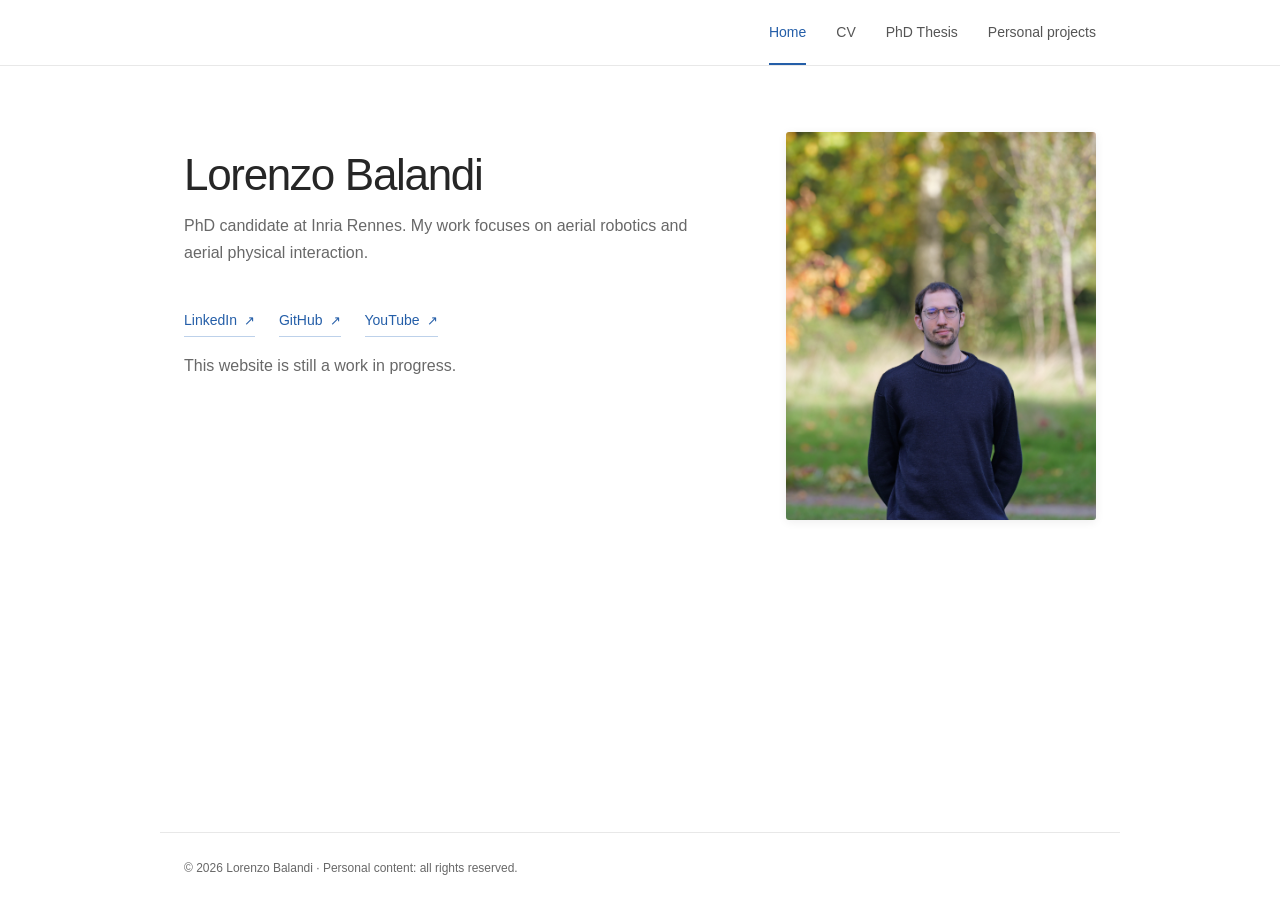
<file: index.html>
<!doctype html>
<html lang="en">
<head>
  <meta charset="utf-8">
  <meta name="viewport" content="width=device-width, initial-scale=1">
  <meta name="description" content="Lorenzo Balandi — PhD candidate at Inria Rennes, working on aerial robotics and aerial physical interaction.">
  <meta name="theme-color" content="#ffffff">
  <title>Lorenzo Balandi</title>
  <link rel="stylesheet" href="styles.css">
</head>
<body>
  <a class="skip-link" href="#main">Skip to content</a>
  <header class="site-header">
    <nav class="navigation" aria-label="Main navigation">
      <a href="index.html" aria-current="page">Home</a>
      <a href="cv.html">CV</a>
      <a href="thesis.html">PhD Thesis</a>
      <a href="projects.html">Personal projects</a>
    </nav>
  </header>
  <main id="main" class="home-layout">
    <div class="introduction">
      <h1>Lorenzo Balandi</h1>
      <div class="intro-copy">
      <p>PhD candidate at Inria Rennes. My work focuses on aerial robotics and aerial physical interaction.</p>
      </div>
      <ul class="profile-links" aria-label="Professional profiles">
        <li><a href="https://www.linkedin.com/in/lorenzo-balandi-549849221/">LinkedIn <span class="link-mark" aria-hidden="true">↗</span></a></li>
        <li><a href="https://github.com/LorenzoBalandi">GitHub <span class="link-mark" aria-hidden="true">↗</span></a></li>
        <li><a href="https://www.youtube.com/@lorenzobalandi">YouTube <span class="link-mark" aria-hidden="true">↗</span></a></li>
      </ul>
      <p class="status">This website is still a work in progress.</p>
    </div>
    <img class="portrait" src="assets/P1033650.JPG" alt="Lorenzo Balandi standing outdoors among trees" width="4649" height="3500" fetchpriority="high">
  </main>
  <footer class="site-footer">
    <small>© 2026 Lorenzo Balandi · Personal content: all rights reserved.</small>
  </footer>
</body>
</html>
</file>
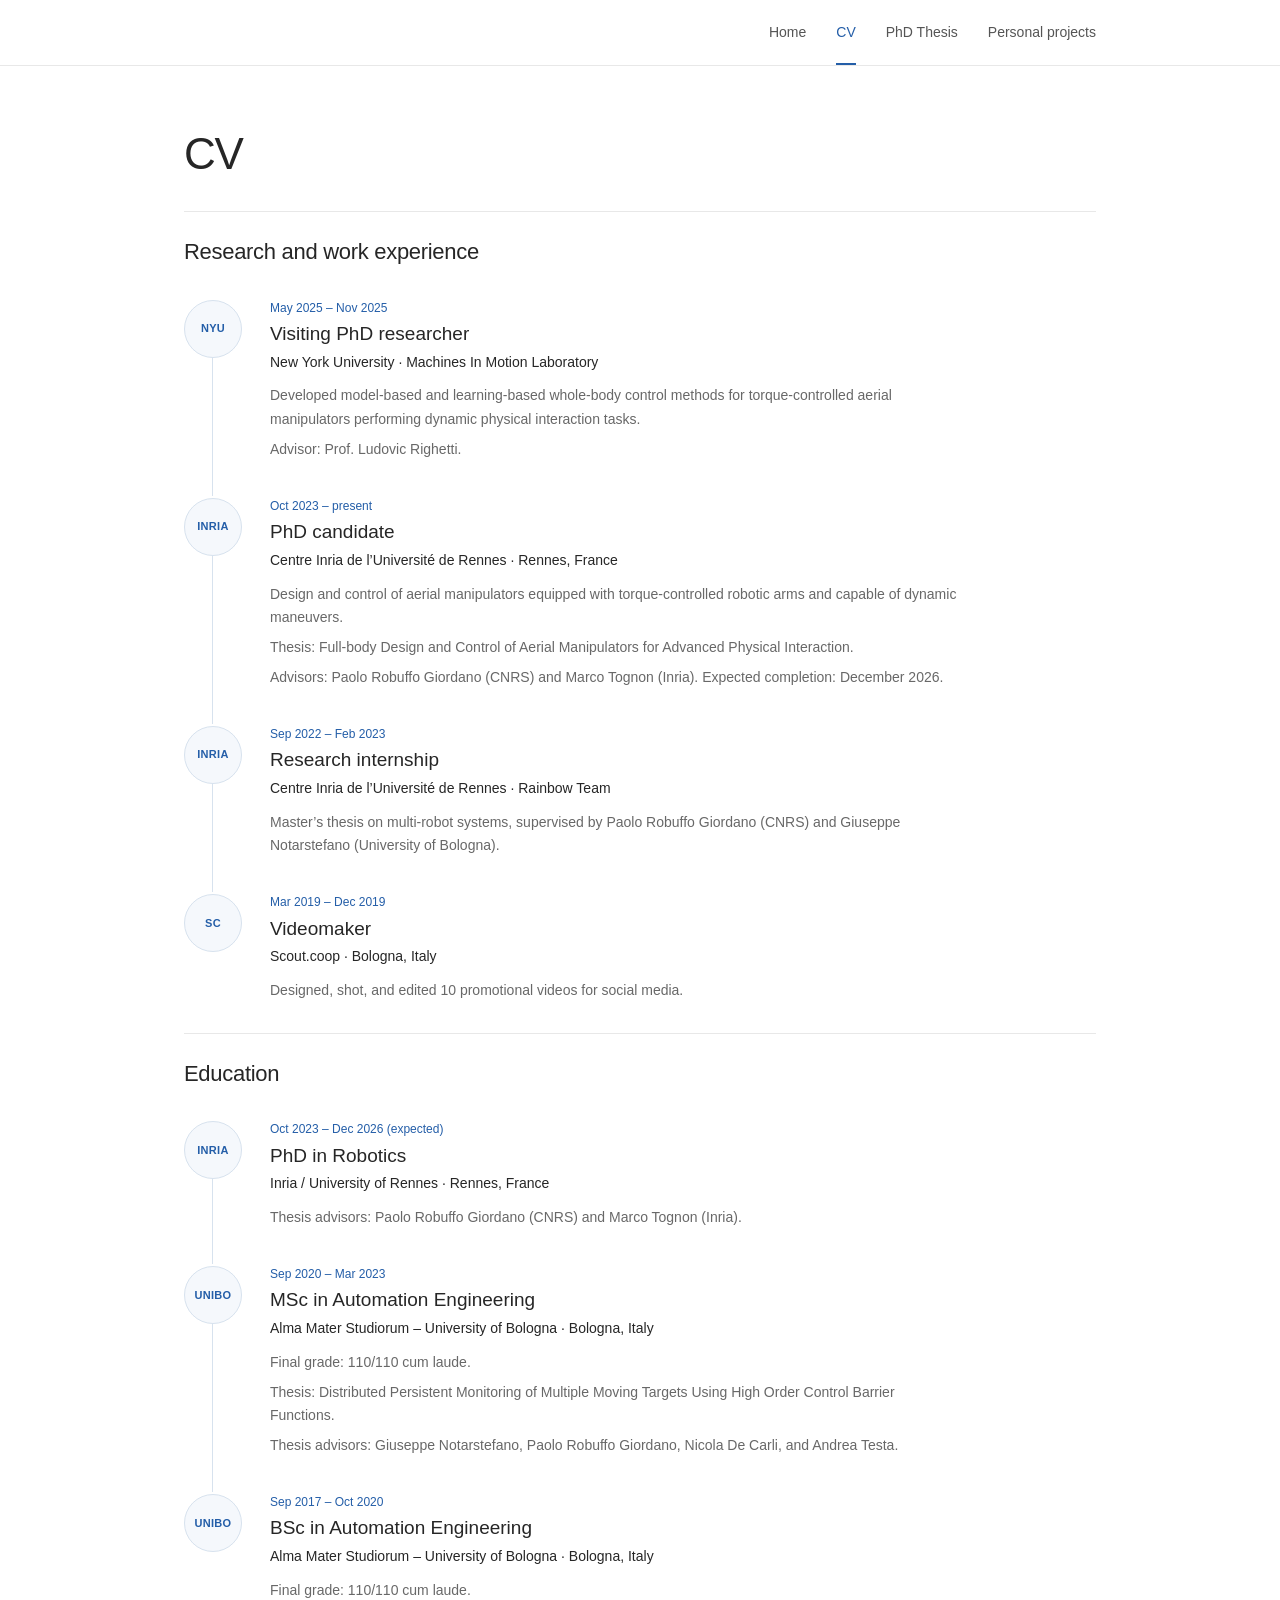
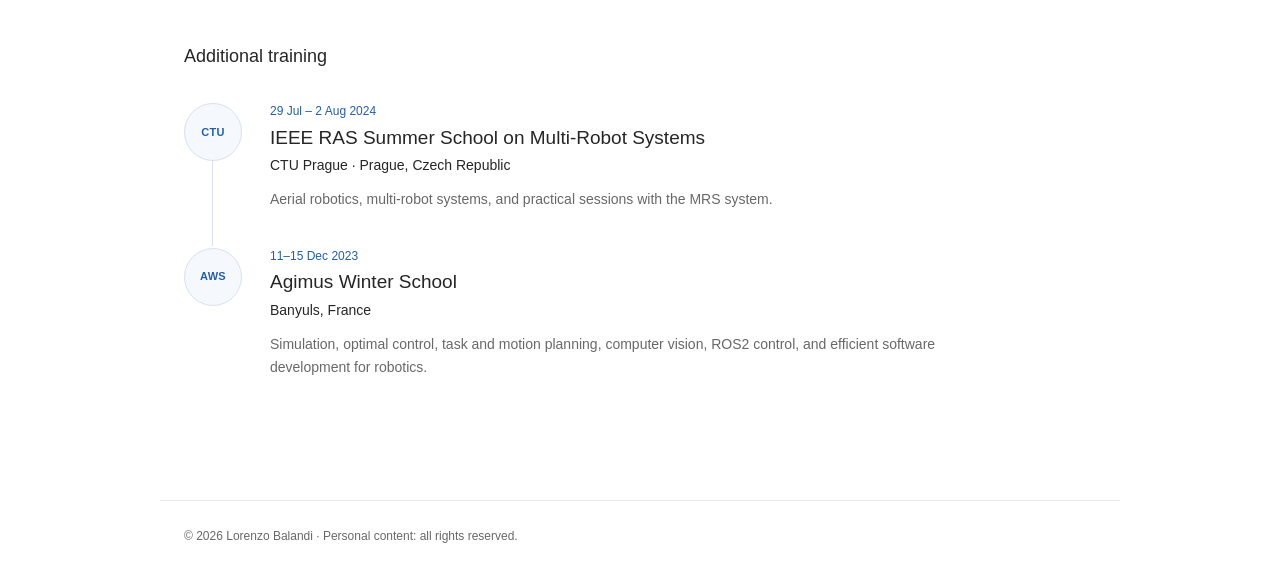
<file: cv.html>
<!doctype html>
<html lang="en">
<head>
  <meta charset="utf-8">
  <meta name="viewport" content="width=device-width, initial-scale=1">
  <meta name="description" content="Lorenzo Balandi — research and work experience, education, and training.">
  <meta name="theme-color" content="#ffffff">
  <title>CV | Lorenzo Balandi</title>
  <link rel="stylesheet" href="styles.css">
</head>
<body>
  <a class="skip-link" href="#main">Skip to content</a>
  <header class="site-header">
    <nav class="navigation" aria-label="Main navigation">
      <a href="index.html">Home</a>
      <a href="cv.html" aria-current="page">CV</a>
      <a href="thesis.html">PhD Thesis</a>
      <a href="projects.html">Personal projects</a>
    </nav>
  </header>
  <main id="main" class="content-page cv-page">
    <h1>CV</h1>
    <section class="content-section" aria-labelledby="experience-title">
      <h2 id="experience-title">Research and work experience</h2>
      <ol class="timeline">
        <li class="timeline-item">
          <span class="institution-badge" aria-hidden="true">NYU</span>
          <div class="timeline-content">
            <p class="timeline-date">May 2025 – Nov 2025</p>
            <h3>Visiting PhD researcher</h3>
            <p class="timeline-organization">New York University · Machines In Motion Laboratory</p>
            <p class="timeline-detail">Developed model-based and learning-based whole-body control methods for torque-controlled aerial manipulators performing dynamic physical interaction tasks.</p>
            <p class="timeline-detail">Advisor: Prof. Ludovic Righetti.</p>
          </div>
        </li>
        <li class="timeline-item">
          <span class="institution-badge" aria-hidden="true">INRIA</span>
          <div class="timeline-content">
            <p class="timeline-date">Oct 2023 – present</p>
            <h3>PhD candidate</h3>
            <p class="timeline-organization">Centre Inria de l’Université de Rennes · Rennes, France</p>
            <p class="timeline-detail">Design and control of aerial manipulators equipped with torque-controlled robotic arms and capable of dynamic maneuvers.</p>
            <p class="timeline-detail">Thesis: Full-body Design and Control of Aerial Manipulators for Advanced Physical Interaction.</p>
            <p class="timeline-detail">Advisors: Paolo Robuffo Giordano (CNRS) and Marco Tognon (Inria). Expected completion: December 2026.</p>
          </div>
        </li>
        <li class="timeline-item">
          <span class="institution-badge" aria-hidden="true">INRIA</span>
          <div class="timeline-content">
            <p class="timeline-date">Sep 2022 – Feb 2023</p>
            <h3>Research internship</h3>
            <p class="timeline-organization">Centre Inria de l’Université de Rennes · Rainbow Team</p>
            <p class="timeline-detail">Master’s thesis on multi-robot systems, supervised by Paolo Robuffo Giordano (CNRS) and Giuseppe Notarstefano (University of Bologna).</p>
          </div>
        </li>
        <li class="timeline-item">
          <span class="institution-badge" aria-hidden="true">SC</span>
          <div class="timeline-content">
            <p class="timeline-date">Mar 2019 – Dec 2019</p>
            <h3>Videomaker</h3>
            <p class="timeline-organization">Scout.coop · Bologna, Italy</p>
            <p class="timeline-detail">Designed, shot, and edited 10 promotional videos for social media.</p>
          </div>
        </li>
      </ol>
    </section>
    <section class="content-section" aria-labelledby="education-title">
      <h2 id="education-title">Education</h2>
      <ol class="timeline">
        <li class="timeline-item">
          <span class="institution-badge" aria-hidden="true">INRIA</span>
          <div class="timeline-content">
            <p class="timeline-date">Oct 2023 – Dec 2026 (expected)</p>
            <h3>PhD in Robotics</h3>
            <p class="timeline-organization">Inria / University of Rennes · Rennes, France</p>
            <p class="timeline-detail">Thesis advisors: Paolo Robuffo Giordano (CNRS) and Marco Tognon (Inria).</p>
          </div>
        </li>
        <li class="timeline-item">
          <span class="institution-badge" aria-hidden="true">UNIBO</span>
          <div class="timeline-content">
            <p class="timeline-date">Sep 2020 – Mar 2023</p>
            <h3>MSc in Automation Engineering</h3>
            <p class="timeline-organization">Alma Mater Studiorum – University of Bologna · Bologna, Italy</p>
            <p class="timeline-detail">Final grade: 110/110 cum laude.</p>
            <p class="timeline-detail">Thesis: Distributed Persistent Monitoring of Multiple Moving Targets Using High Order Control Barrier Functions.</p>
            <p class="timeline-detail">Thesis advisors: Giuseppe Notarstefano, Paolo Robuffo Giordano, Nicola De Carli, and Andrea Testa.</p>
          </div>
        </li>
        <li class="timeline-item">
          <span class="institution-badge" aria-hidden="true">UNIBO</span>
          <div class="timeline-content">
            <p class="timeline-date">Sep 2017 – Oct 2020</p>
            <h3>BSc in Automation Engineering</h3>
            <p class="timeline-organization">Alma Mater Studiorum – University of Bologna · Bologna, Italy</p>
            <p class="timeline-detail">Final grade: 110/110 cum laude.</p>
          </div>
        </li>
      </ol>
      <h3 class="training-heading">Additional training</h3>
      <ol class="timeline">
        <li class="timeline-item">
          <span class="institution-badge" aria-hidden="true">CTU</span>
          <div class="timeline-content">
            <p class="timeline-date">29 Jul – 2 Aug 2024</p>
            <h3>IEEE RAS Summer School on Multi-Robot Systems</h3>
            <p class="timeline-organization">CTU Prague · Prague, Czech Republic</p>
            <p class="timeline-detail">Aerial robotics, multi-robot systems, and practical sessions with the MRS system.</p>
          </div>
        </li>
        <li class="timeline-item">
          <span class="institution-badge" aria-hidden="true">AWS</span>
          <div class="timeline-content">
            <p class="timeline-date">11–15 Dec 2023</p>
            <h3>Agimus Winter School</h3>
            <p class="timeline-organization">Banyuls, France</p>
            <p class="timeline-detail">Simulation, optimal control, task and motion planning, computer vision, ROS2 control, and efficient software development for robotics.</p>
          </div>
        </li>
      </ol>
    </section>
  </main>
  <footer class="site-footer">
    <small>© 2026 Lorenzo Balandi · Personal content: all rights reserved.</small>
  </footer>
</body>
</html>
</file>
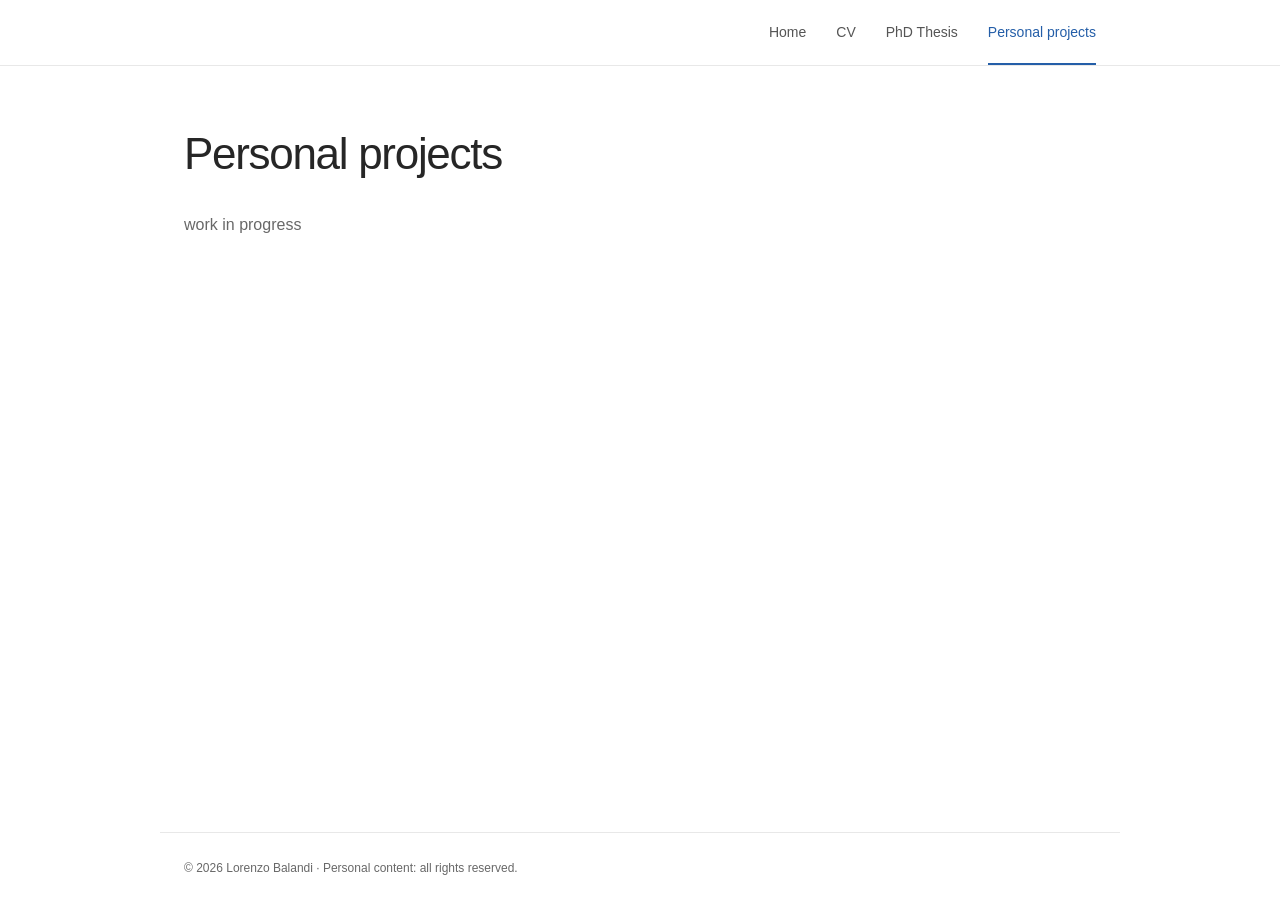
<file: projects.html>
<!doctype html>
<html lang="en">
<head>
  <meta charset="utf-8">
  <meta name="viewport" content="width=device-width, initial-scale=1">
  <meta name="description" content="Lorenzo Balandi — personal projects. Content coming soon.">
  <meta name="theme-color" content="#ffffff">
  <title>Personal projects | Lorenzo Balandi</title>
  <link rel="stylesheet" href="styles.css">
</head>
<body>
  <a class="skip-link" href="#main">Skip to content</a>
  <header class="site-header">
    <nav class="navigation" aria-label="Main navigation">
      <a href="index.html">Home</a>
      <a href="cv.html">CV</a>
      <a href="thesis.html">PhD Thesis</a>
      <a href="projects.html" aria-current="page">Personal projects</a>
    </nav>
  </header>
  <main id="main" class="content-page">
    <h1>Personal projects</h1>
    <p class="page-description">work in progress</p>
  </main>
  <footer class="site-footer">
    <small>© 2026 Lorenzo Balandi · Personal content: all rights reserved.</small>
  </footer>
</body>
</html>
</file>
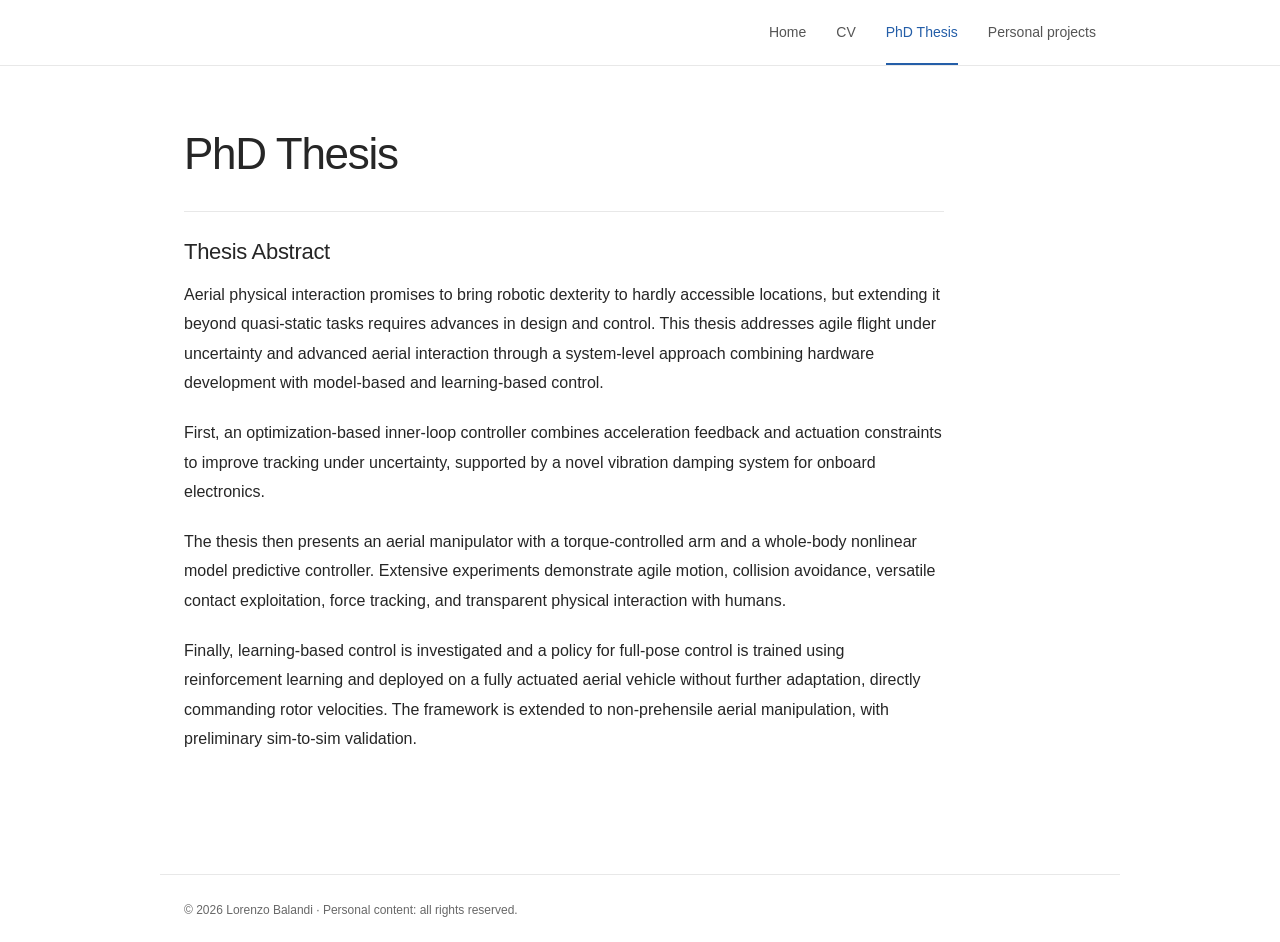
<file: thesis.html>
<!doctype html>
<html lang="en">
<head>
  <meta charset="utf-8">
  <meta name="viewport" content="width=device-width, initial-scale=1">
  <meta name="description" content="Lorenzo Balandi — PhD thesis abstract on aerial physical interaction, design, and control.">
  <meta name="theme-color" content="#ffffff">
  <title>PhD Thesis | Lorenzo Balandi</title>
  <link rel="stylesheet" href="styles.css">
</head>
<body>
  <a class="skip-link" href="#main">Skip to content</a>
  <header class="site-header">
    <nav class="navigation" aria-label="Main navigation">
      <a href="index.html">Home</a>
      <a href="cv.html">CV</a>
      <a href="thesis.html" aria-current="page">PhD Thesis</a>
      <a href="projects.html">Personal projects</a>
    </nav>
  </header>
  <main id="main" class="content-page">
    <h1>PhD Thesis</h1>
    <section class="content-section thesis-abstract">
      <h2>Thesis Abstract</h2>
      <p>Aerial physical interaction promises to bring robotic dexterity to hardly accessible locations, but extending it beyond quasi-static tasks requires advances in design and control. This thesis addresses agile flight under uncertainty and advanced aerial interaction through a system-level approach combining hardware development with model-based and learning-based control.</p>
      <p>First, an optimization-based inner-loop controller combines acceleration feedback and actuation constraints to improve tracking under uncertainty, supported by a novel vibration damping system for onboard electronics.</p>
      <p>The thesis then presents an aerial manipulator with a torque-controlled arm and a whole-body nonlinear model predictive controller. Extensive experiments demonstrate agile motion, collision avoidance, versatile contact exploitation, force tracking, and transparent physical interaction with humans.</p>
      <p>Finally, learning-based control is investigated and a policy for full-pose control is trained using reinforcement learning and deployed on a fully actuated aerial vehicle without further adaptation, directly commanding rotor velocities. The framework is extended to non-prehensile aerial manipulation, with preliminary sim-to-sim validation.</p>
    </section>
  </main>
  <footer class="site-footer">
    <small>© 2026 Lorenzo Balandi · Personal content: all rights reserved.</small>
  </footer>
</body>
</html>
</file>
<file: styles.css>
:root {
  color-scheme: light;
  --ink: #262626;
  --muted: #686868;
  --accent: #245ea8;
  --line: #e8e8e8;
  font-family: Arial, Helvetica, sans-serif;
  color: var(--ink);
  background: #fff;
  -webkit-font-smoothing: antialiased;
}

* { box-sizing: border-box; }
body { margin: 0; line-height: 1.7; min-height: 100vh; min-height: 100svh; display: flex; flex-direction: column; }
a { color: inherit; }
a:focus-visible { outline: 2px solid var(--accent); outline-offset: 5px; }
::selection { background: #e0ecfa; }
.skip-link {
  position: absolute;
  top: -80px;
  left: 20px;
  padding: 10px 16px;
  background: white;
  z-index: 1;
}
.skip-link:focus { top: 10px; }
.site-header { border-bottom: 1px solid var(--line); }
.navigation {
  max-width: 960px;
  margin: auto;
  padding: 0 24px;
  min-height: 65px;
  display: flex;
  justify-content: flex-end;
  align-items: stretch;
  gap: 30px;
}
.navigation a {
  display: flex;
  align-items: center;
  padding: 18px 0 16px;
  border-bottom: 2px solid transparent;
  text-decoration: none;
  font-size: 14px;
  color: #555;
}
.navigation a:hover { color: var(--accent); }
.navigation a[aria-current="page"] {
  color: var(--accent);
  border-bottom-color: var(--accent);
}
main {
  width: min(100%, 960px);
  margin: 0 auto;
  padding: 66px 24px 90px;
}
h1 {
  margin: 0 0 10px;
  font-size: clamp(36px, 5vw, 44px);
  font-weight: 400;
  letter-spacing: -1.3px;
  line-height: 1.2;
}
h2 {
  margin: 0 0 12px;
  font-size: 22px;
  font-weight: 400;
  letter-spacing: -.3px;
  line-height: 1.4;
}
p { margin: 0; }
.home-layout {
  display: grid;
  grid-template-columns: minmax(0, 1fr) 310px;
  gap: 64px;
  align-items: start;
}
.introduction { padding-top: 17px; }
.status, .page-description { color: var(--muted); font-size: 16px; }
.portrait {
  display: block;
  width: 100%;
  height: auto;
  aspect-ratio: 4 / 5;
  object-fit: cover;
  object-position: center;
  border-radius: 3px;
  box-shadow: 0 2px 10px #00000012;
}
.profile-links {
  list-style: none;
  padding: 0;
  margin: 40px 0 15px;
  display: flex;
  flex-wrap: wrap;
  gap: 12px 24px;
  max-width: 410px;
}
.profile-links a {
  display: inline-flex;
  align-items: center;
  gap: 7px;
  padding: 3px 0;
  border-bottom: 1px solid #bdd1ea;
  color: var(--accent);
  font-size: 14px;
  text-decoration: none;
}
.link-mark { font-size: 13px; }
.content-page { padding-top: 62px; }
.page-description { margin-bottom: 45px; }
.content-section {
  padding: 25px 0 30px;
  border-top: 1px solid var(--line);
}
.placeholder-text { color: var(--muted); max-width: 650px; font-size: 15px; }
@media (max-width: 650px) {
  .navigation { gap: 16px; flex-wrap: wrap; justify-content: flex-start; min-height: 60px; }
  .navigation a { font-size: 13px; }
  main { padding-top: 40px; padding-bottom: 50px; }
  .home-layout { grid-template-columns: 1fr; gap: 32px; }
  .introduction { padding-top: 0; }
  .portrait { max-width: 340px; }
  .profile-links { margin-top: 28px; gap: 10px 20px; }
  .content-page { padding-top: 40px; }
  .page-description { margin-bottom: 30px; }
}
@media (max-width: 370px) {
  .navigation { gap: 12px; padding-inline: 18px; }
  .navigation a { font-size: 12px; }
  main { padding-inline: 18px; }
}

.intro-copy { color: var(--muted); font-size: 16px; }
.intro-copy p + p { margin-top: 16px; }
.profile-links a:hover { border-bottom-color: var(--accent); }
.content-page > h1 { margin-bottom: 30px; }
.thesis-abstract { max-width: 760px; }
.thesis-abstract p { font-size: 16px; line-height: 1.85; }
.thesis-abstract p + p { margin-top: 20px; }
.timeline { list-style: none; padding: 0; margin: 30px 0 0; }
.timeline-item { position: relative; padding: 0 0 34px 86px; }
.timeline-item::before {
  content: "";
  position: absolute;
  top: 58px;
  bottom: 0;
  left: 28px;
  width: 1px;
  background: #d7e2ee;
}
.timeline-item:last-child { padding-bottom: 0; }
.timeline-item:last-child::before { display: none; }
.institution-badge {
  position: absolute;
  top: 2px;
  left: 0;
  width: 58px;
  height: 58px;
  display: grid;
  place-items: center;
  border: 1px solid #d7e2ee;
  border-radius: 50%;
  background: #f5f8fc;
  color: var(--accent);
  font-size: 11px;
  font-weight: 600;
  letter-spacing: .3px;
}
.timeline-date { font-size: 12px; color: var(--accent); margin-bottom: 3px; }
.timeline-content h3 { margin: 0 0 3px; font-size: 19px; font-weight: 500; line-height: 1.4; }
.timeline-organization { font-size: 14px; margin-bottom: 10px; }
.timeline-detail { font-size: 14px; color: var(--muted); max-width: 690px; }
.timeline-detail + .timeline-detail { margin-top: 6px; }
.training-heading { margin: 38px 0 0; font-size: 18px; font-weight: 500; }
@media (max-width: 650px) {
  .timeline-item { padding-left: 66px; padding-bottom: 30px; }
  .institution-badge { width: 46px; height: 46px; font-size: 9px; }
  .timeline-item::before { left: 22px; top: 48px; }
  .timeline-content h3 { font-size: 18px; }
  .thesis-abstract p { font-size: 15px; }
}

.site-footer {
  width: min(100%, 960px);
  margin: auto auto 0;
  padding: 20px 24px;
  border-top: 1px solid var(--line);
  color: var(--muted);
}
.site-footer small { font-size: 12px; }
</file>
